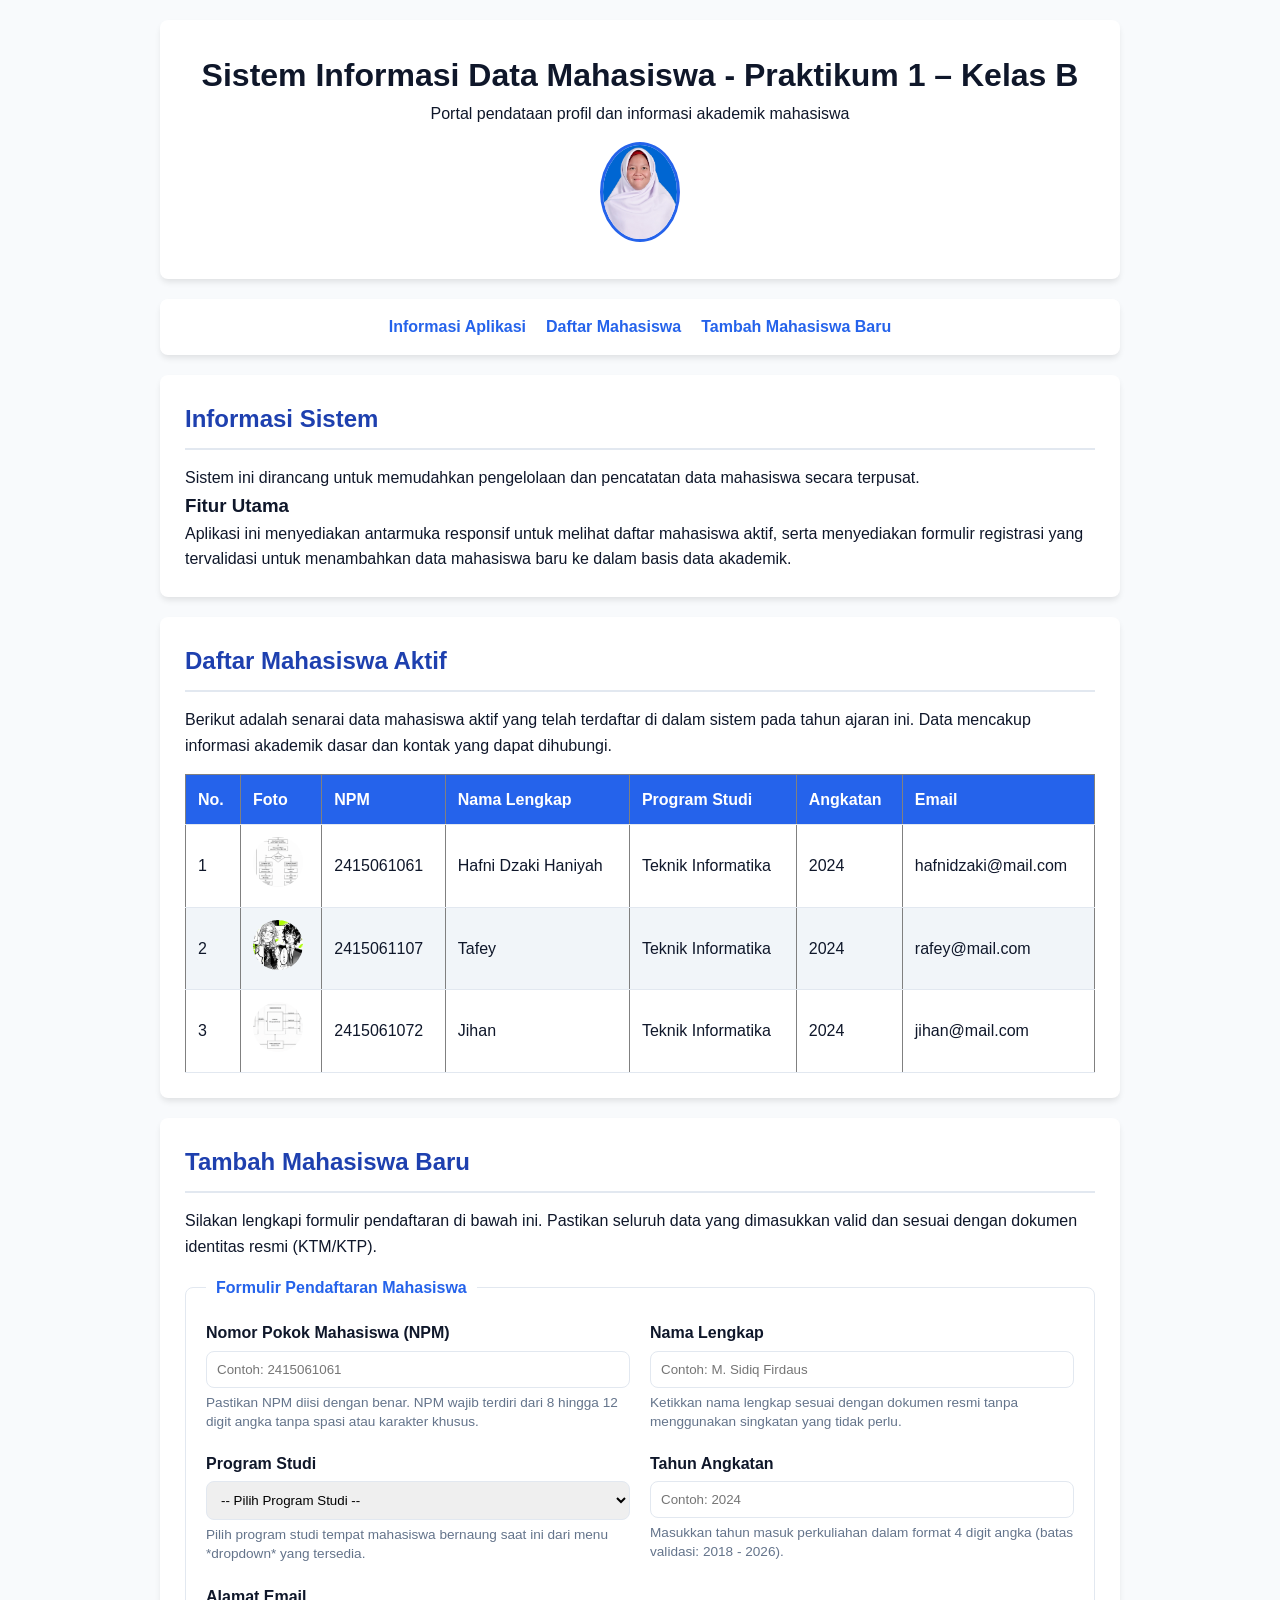
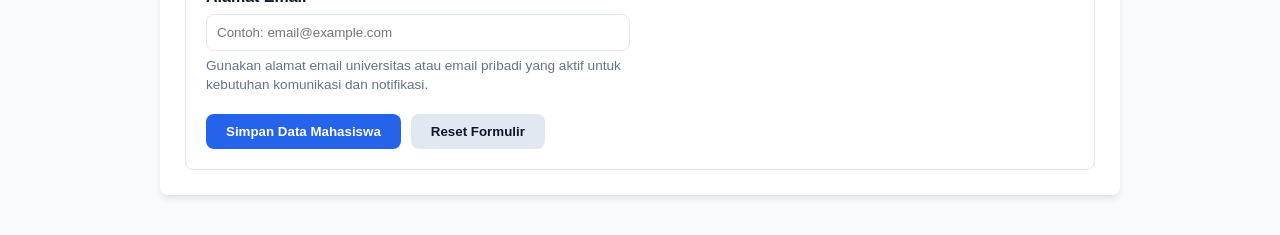
<file: index.html>
<!DOCTYPE html>
<html lang="id">
<head>
    <meta charset="UTF-8">
    <meta name="viewport" content="width=device-width, initial-scale=1.0">
    <title>Data Mahasiswa</title>
    <link rel="stylesheet" href="style.css">
</head>
<body>
    <header>
        <h1>Sistem Informasi Data Mahasiswa - Praktikum 1 – Kelas B</h1>
        <p>Portal pendataan profil dan informasi akademik mahasiswa</p>
        <img src="hafni background biru.jpg" alt="Foto Profil Hafni" width="80" height="100">
    </header>
    <hr>
    <nav>
        <ul>
            <li><a href="#informasi">Informasi Aplikasi</a></li>
            <li><a href="#daftar-mahasiswa">Daftar Mahasiswa</a></li>
            <li><a href="#form-tambah">Tambah Mahasiswa Baru</a></li>
        </ul>
    </nav>
    <hr>

    <main>
        <section id="informasi">
            <h2>Informasi Sistem</h2>
            <p>Sistem ini dirancang untuk memudahkan pengelolaan dan pencatatan data mahasiswa secara terpusat.</p>
            <article>
                <h3>Fitur Utama</h3>
                <p>Aplikasi ini menyediakan antarmuka responsif untuk melihat daftar mahasiswa aktif, serta menyediakan formulir registrasi yang tervalidasi untuk menambahkan data mahasiswa baru ke dalam basis data akademik.</p>
            </article>
        </section>
        <hr>

        <section id="daftar-mahasiswa">
            <h2>Daftar Mahasiswa Aktif</h2>
            <p>Berikut adalah senarai data mahasiswa aktif yang telah terdaftar di dalam sistem pada tahun ajaran ini. Data mencakup informasi akademik dasar dan kontak yang dapat dihubungi.</p>
            <table border="1" cellpadding="8" cellspacing="0">
                <thead>
                    <tr>
                        <th>No.</th>
                        <th>Foto</th>
                        <th>NPM</th>
                        <th>Nama Lengkap</th>
                        <th>Program Studi</th>
                        <th>Angkatan</th>
                        <th>Email</th>
                    </tr>
                </thead>
                <tbody>
                    <tr>
                        <td>1</td>
                        <td><img src="flowchart.png" alt="Foto Hafni" width="50" height="50"></td>
                        <td>2415061061</td>
                        <td>Hafni Dzaki Haniyah</td>
                        <td>Teknik Informatika</td>
                        <td>2024</td>
                        <td>hafnidzaki@mail.com</td>
                    </tr>
                    <tr>
                        <td>2</td>
                        <td><img src="green yuri.jpg" alt="Foto Tafey" width="50" height="50"></td>
                        <td>2415061107</td>
                        <td>Tafey</td>
                        <td>Teknik Informatika</td>
                        <td>2024</td>
                        <td>rafey@mail.com</td>
                    </tr>
                    <tr>
                        <td>3</td>
                        <td><img src="block diagram.png" alt="Foto Jihan" width="50" height="50"></td>
                        <td>2415061072</td>
                        <td>Jihan</td>
                        <td>Teknik Informatika</td>
                        <td>2024</td>
                        <td>jihan@mail.com</td>
                    </tr>
                </tbody>
            </table>
        </section>
        <hr>

        <section id="form-tambah">
            <h2>Tambah Mahasiswa Baru</h2>
            <p>Silakan lengkapi formulir pendaftaran di bawah ini. Pastikan seluruh data yang dimasukkan valid dan sesuai dengan dokumen identitas resmi (KTM/KTP).</p>
            <form action="#" method="post">
                <fieldset>
                    <legend>Formulir Pendaftaran Mahasiswa</legend>
                    <p>
                        <label for="npm">Nomor Pokok Mahasiswa (NPM)</label>
                        <br>
                        <input type="text" name="npm" id="npm" placeholder="Contoh: 2415061061" required pattern="[0-9]{8,12}" title="NPM harus berupa angka 8-12 digit">
                        <br>
                        <small>Pastikan NPM diisi dengan benar. NPM wajib terdiri dari 8 hingga 12 digit angka tanpa spasi atau karakter khusus.</small>
                    </p>
                    <p>
                        <label for="nama">Nama Lengkap</label>
                        <br>
                        <input type="text" name="nama" id="nama" placeholder="Contoh: M. Sidiq Firdaus" required minlength="3" maxlength="100">
                        <br>
                        <small>Ketikkan nama lengkap sesuai dengan dokumen resmi tanpa menggunakan singkatan yang tidak perlu.</small>
                    </p>
                    <p>
                        <label for="program_studi">Program Studi</label>
                        <br>
                        <select name="program_studi" id="program_studi" required>
                            <option value="">-- Pilih Program Studi --</option>
                            <option value="Teknik Informatika">Teknik Informatika</option>
                        </select>
                        <br>
                        <small>Pilih program studi tempat mahasiswa bernaung saat ini dari menu *dropdown* yang tersedia.</small>
                    </p>
                    <p>
                        <label for="angkatan">Tahun Angkatan</label>
                        <br>
                        <input type="number" name="angkatan" id="angkatan" placeholder="Contoh: 2024" required min="2018" max="2026">
                        <br>
                        <small>Masukkan tahun masuk perkuliahan dalam format 4 digit angka (batas validasi: 2018 - 2026).</small>
                    </p>
                    <p>
                        <label for="email">Alamat Email</label>
                        <br>
                        <input type="email" name="email" id="email" placeholder="Contoh: email@example.com" required>
                        <br>
                        <small>Gunakan alamat email universitas atau email pribadi yang aktif untuk kebutuhan komunikasi dan notifikasi.</small>
                    </p>
                    <p>
                        <button type="submit">Simpan Data Mahasiswa</button>
                        <button type="reset">Reset Formulir</button>
                    </p>
                </fieldset>
            </form>
        </section>
    </main>
</body>
</html>
</file>
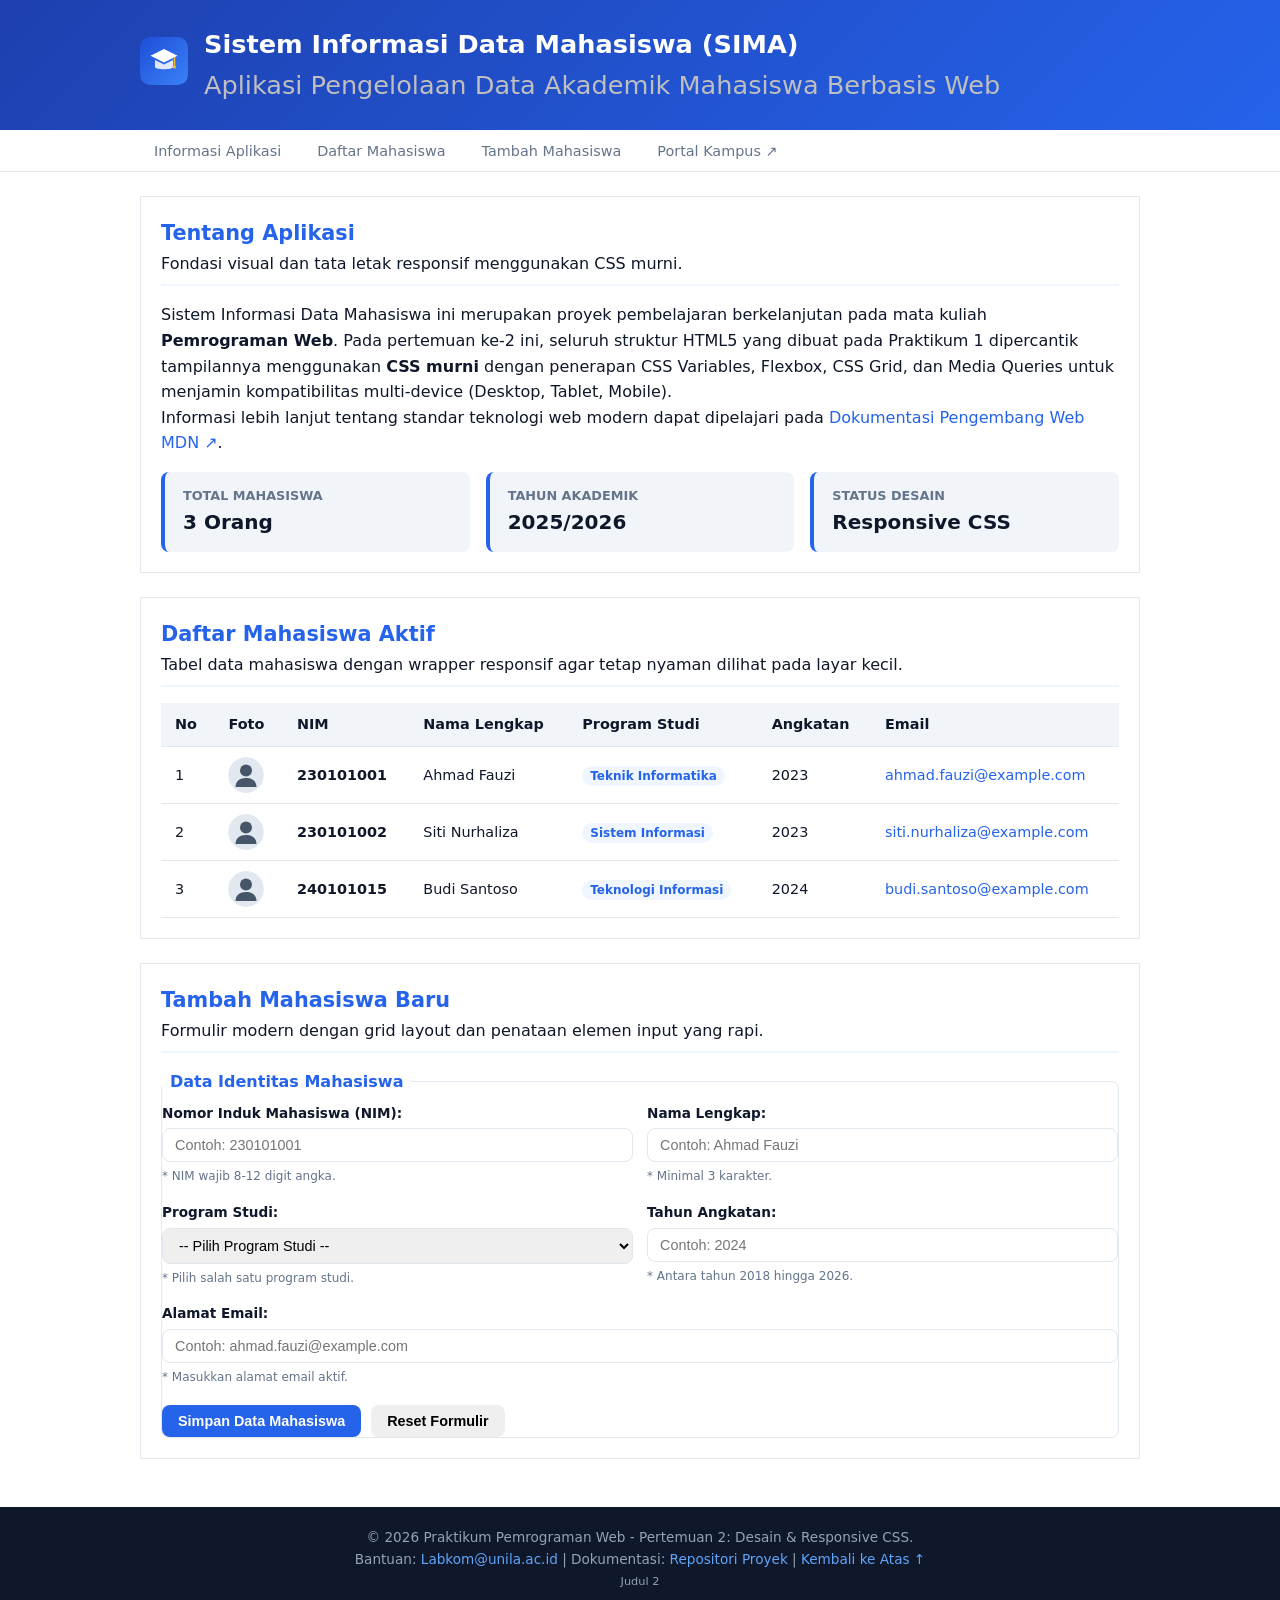
<file: 02/index.html>
<!DOCTYPE html>
<html lang="id">
<head>
    <meta charset="UTF-8">
    <meta name="viewport" content="width=device-width, initial-scale=1.0">
    <title>Sistem Informasi Data Mahasiswa - Praktikum 2</title>
    <!-- Hubungkan dengan stylesheet CSS murni (tanpa framework) -->
     <link rel="stylesheet" href="style.css">
</head>
<body id="top">

    <!-- 1. Header Aplikasi -->
    <header class="site-header">
        <div class="container header-brand">
            <a href="index.html" class="brand-logo" title="Beranda SIMA">
                <img src="img/logo-sima.svg" alt="Logo Resmi SIMA Kampus" width="48" height="48">
            </a>
            <div>
                <h1>Sistem Informasi Data Mahasiswa (SIMA)</h1>
                <p>Aplikasi Pengelolaan Data Akademik Mahasiswa Berbasis Web</p>
            </div>
        </div>
    </header>

    <!-- 2. Navigation Bar Sticky -->
    <nav class="site-nav">
        <div class="container">
            <ul>
                <li><a href="#informasi">Informasi Aplikasi</a></li>
                <li><a href="#daftar-mahasiswa">Daftar Mahasiswa</a></li>
                <li><a href="#form-tambah">Tambah Mahasiswa</a></li>
                <li><a href="https://kampus.ac.id" target="_blank" rel="noopener noreferrer">Portal Kampus &UpperRightArrow;</a></li>
            </ul>
        </div>
    </nav>

    <!-- Konten Utama Halaman -->
    <main>
        <div class="container">

            <!-- 3. Section Informasi Aplikasi -->
            <section id="informasi" class="content-section">
                <div class="section-header">
                    <h2>Tentang Aplikasi</h2>
                    <p>Fondasi visual dan tata letak responsif menggunakan CSS murni.</p>
                </div>
                <div class="section-body">
                    <p>
                        Sistem Informasi Data Mahasiswa ini merupakan proyek pembelajaran berkelanjutan 
                        pada mata kuliah <strong>Pemrograman Web</strong>. Pada pertemuan ke-2 ini, seluruh 
                        struktur HTML5 yang dibuat pada Praktikum 1 dipercantik tampilannya menggunakan 
                        <strong>CSS murni</strong> dengan penerapan CSS Variables, Flexbox, CSS Grid, dan 
                        Media Queries untuk menjamin kompatibilitas multi-device (Desktop, Tablet, Mobile).
                    </p>
                    <p>
                        Informasi lebih lanjut tentang standar teknologi web modern dapat dipelajari pada 
                        <a href="https://developer.mozilla.org/id/" target="_blank" rel="noopener noreferrer" class="link-email">Dokumentasi Pengembang Web MDN &UpperRightArrow;</a>.
                    </p>
                </div>

                <!-- Grid Kartu Informasi Sistem -->
                <div class="info-grid">
                    <article class="info-card">
                        <h3>Total Mahasiswa</h3>
                        <p>3 Orang</p>
                    </article>
                    <article class="info-card">
                        <h3>Tahun Akademik</h3>
                        <p>2025/2026</p>
                    </article>
                    <article class="info-card">
                        <h3>Status Desain</h3>
                        <p>Responsive CSS</p>
                    </article>
                </div>
            </section>

            <!-- 4. Section Daftar Mahasiswa & 5. Tabel Data Mahasiswa -->
            <section id="daftar-mahasiswa" class="content-section">
                <div class="section-header">
                    <h2>Daftar Mahasiswa Aktif</h2>
                    <p>Tabel data mahasiswa dengan wrapper responsif agar tetap nyaman dilihat pada layar kecil.</p>
                </div>

                <!-- Wrapper overflow responsif untuk tabel -->
                <div class="table-responsive">
                    <table class="data-table">
                        <thead>
                            <tr>
                                <th>No</th>
                                <th>Foto</th>
                                <th>NIM</th>
                                <th>Nama Lengkap</th>
                                <th>Program Studi</th>
                                <th>Angkatan</th>
                                <th>Email</th>
                            </tr>
                        </thead>
                        <tbody>
                            <tr>
                                <td>1</td>
                                <td>
                                    <img src="img/avatar-default.svg" alt="Foto Ahmad Fauzi" class="avatar-img" width="36" height="36">
                                </td>
                                <td><strong>230101001</strong></td>
                                <td>Ahmad Fauzi</td>
                                <td><span class="badge">Teknik Informatika</span></td>
                                <td>2023</td>
                                <td><a href="mailto:ahmad.fauzi@example.com" class="link-email">ahmad.fauzi@example.com</a></td>
                            </tr>
                            <tr>
                                <td>2</td>
                                <td>
                                    <img src="img/avatar-default.svg" alt="Foto Siti Nurhaliza" class="avatar-img" width="36" height="36">
                                </td>
                                <td><strong>230101002</strong></td>
                                <td>Siti Nurhaliza</td>
                                <td><span class="badge">Sistem Informasi</span></td>
                                <td>2023</td>
                                <td><a href="mailto:siti.nurhaliza@example.com" class="link-email">siti.nurhaliza@example.com</a></td>
                            </tr>
                            <tr>
                                <td>3</td>
                                <td>
                                    <img src="img/avatar-default.svg" alt="Foto Budi Santoso" class="avatar-img" width="36" height="36">
                                </td>
                                <td><strong>240101015</strong></td>
                                <td>Budi Santoso</td>
                                <td><span class="badge">Teknologi Informasi</span></td>
                                <td>2024</td>
                                <td><a href="mailto:budi.santoso@example.com" class="link-email">budi.santoso@example.com</a></td>
                            </tr>
                        </tbody>
                    </table>
                </div>
            </section>

            <!-- 6. Section Form Tambah Mahasiswa -->
            <section id="form-tambah" class="content-section">
                <div class="section-header">
                    <h2>Tambah Mahasiswa Baru</h2>
                    <p>Formulir modern dengan grid layout dan penataan elemen input yang rapi.</p>
                </div>

                <form action="#" method="post" class="app-form">
                    <fieldset>
                        <legend>Data Identitas Mahasiswa</legend>

                        <div class="form-grid">
                            <div class="form-group">
                                <label for="nim" class="form-label">Nomor Induk Mahasiswa (NIM):</label>
                                <input 
                                    type="text" 
                                    id="nim" 
                                    name="nim" 
                                    class="form-input" 
                                    placeholder="Contoh: 230101001" 
                                    required 
                                    pattern="[0-9]{8,12}" 
                                    title="NIM harus berupa angka 8-12 digit">
                                <span class="form-help">* NIM wajib 8-12 digit angka.</span>
                            </div>

                            <div class="form-group">
                                <label for="nama" class="form-label">Nama Lengkap:</label>
                                <input 
                                    type="text" 
                                    id="nama" 
                                    name="nama" 
                                    class="form-input" 
                                    placeholder="Contoh: Ahmad Fauzi" 
                                    required 
                                    minlength="3" 
                                    maxlength="100">
                                <span class="form-help">* Minimal 3 karakter.</span>
                            </div>

                            <div class="form-group">
                                <label for="program_studi" class="form-label">Program Studi:</label>
                                <select id="program_studi" name="program_studi" class="form-select" required>
                                    <option value="">-- Pilih Program Studi --</option>
                                    <option value="Teknik Informatika">Teknik Informatika</option>
                                    <option value="Sistem Informasi">Sistem Informasi</option>
                                    <option value="Teknologi Informasi">Teknologi Informasi</option>
                                    <option value="Rekayasa Perangkat Lunak">Rekayasa Perangkat Lunak</option>
                                </select>
                                <span class="form-help">* Pilih salah satu program studi.</span>
                            </div>

                            <div class="form-group">
                                <label for="angkatan" class="form-label">Tahun Angkatan:</label>
                                <input 
                                    type="number" 
                                    id="angkatan" 
                                    name="angkatan" 
                                    class="form-input" 
                                    placeholder="Contoh: 2024" 
                                    required 
                                    min="2018" 
                                    max="2026">
                                <span class="form-help">* Antara tahun 2018 hingga 2026.</span>
                            </div>

                            <div class="form-group full-width">
                                <label for="email" class="form-label">Alamat Email:</label>
                                <input 
                                    type="email" 
                                    id="email" 
                                    name="email" 
                                    class="form-input" 
                                    placeholder="Contoh: ahmad.fauzi@example.com" 
                                    required>
                                <span class="form-help">* Masukkan alamat email aktif.</span>
                            </div>
                        </div>

                        <div class="form-actions">
                            <button type="submit" class="btn btn-primary">Simpan Data Mahasiswa</button>
                            <button type="reset" class="btn btn-secondary">Reset Formulir</button>
                        </div>
                    </fieldset>
                </form>
            </section>

        </div>
    </main>

    <!-- 7. Footer -->
    <footer class="site-footer">
        <div class="container">
            <p>&copy; 2026 Praktikum Pemrograman Web - Pertemuan 2: Desain & Responsive CSS.</p>
            <p>
                Bantuan: <a href="mailto:kelas@B">Labkom@unila.ac.id</a> | 
                Dokumentasi: <a href="https://github.com" target="_blank" rel="noopener noreferrer">Repositori Proyek</a> | 
                <a href="#top">Kembali ke Atas &uarr;</a>
            </p>
            <p><small>Judul 2</small></p>
        </div>
    </footer>

</body>
</html>
</file>
<file: style.css>
/* Reset & Variabel Warna (Sesuai Materi Modul) */
:root {
    --color-primary: #2563eb;
    --color-primary-dark: #1e40af;
    --color-bg: #f8fafc;
    --color-surface: #ffffff;
    --color-text: #0f172a;
    --color-text-muted: #64748b;
    --color-border: #e2e8f0;
    --radius: 8px;
    --font-main: -apple-system, BlinkMacSystemFont, 'Segoe UI', Roboto, sans-serif;
}

/* Universal Box Reset: Agar padding & border tidak merusak lebar elemen */
*, *::before, *::after {
    box-sizing: border-box;
    margin: 0;
    padding: 0;
}

body {
    font-family: var(--font-main);
    background-color: var(--color-bg);
    color: var(--color-text);
    line-height: 1.6;
    padding: 20px;
    max-width: 1000px;
    margin: 0 auto; /* Memposisikan konten di tengah layar */
}

/* =========================================
   1. HEADER & AVATAR
   ========================================= */
header {
    text-align: center;
    background-color: var(--color-surface);
    padding: 30px;
    border-radius: var(--radius);
    box-shadow: 0 4px 6px -1px rgba(0,0,0,0.1);
    margin-bottom: 20px;
}

header img {
    border-radius: 50%; /* Membuat foto profil bulat sempurna */
    object-fit: cover; /* Mencegah gambar gepeng */
    border: 3px solid var(--color-primary);
    margin-top: 15px;
}

/* Menyembunyikan garis hr bawaan HTML karena kita pakai efek kotak/card */
hr {
    display: none; 
}

/* =========================================
   2. NAVIGASI (Menggunakan Flexbox)
   ========================================= */
nav {
    position: sticky; /* Menu menempel di atas saat discroll */
    top: 0;
    background-color: var(--color-surface);
    padding: 15px;
    border-radius: var(--radius);
    box-shadow: 0 4px 6px -1px rgba(0,0,0,0.1);
    margin-bottom: 20px;
    z-index: 100; /* Agar menu selalu di atas saat menimpa elemen lain */
}

nav ul {
    display: flex; /* Flexbox aktif */
    justify-content: center; /* Menu di tengah */
    gap: 20px; /* Jarak antar menu */
    list-style: none;
}

nav a {
    text-decoration: none;
    color: var(--color-primary);
    font-weight: bold;
    transition: color 0.2s ease; /* Animasi pergantian warna halus */
}

nav a:hover {
    color: var(--color-primary-dark); /* Warna saat kursor menyentuh menu */
}

/* =========================================
   3. KOTAK KONTEN (Cards)
   ========================================= */
section {
    background-color: var(--color-surface);
    padding: 25px;
    border-radius: var(--radius);
    margin-bottom: 20px;
    box-shadow: 0 4px 6px -1px rgba(0,0,0,0.1);
}

h2 {
    color: var(--color-primary-dark);
    border-bottom: 2px solid var(--color-border);
    padding-bottom: 10px;
    margin-bottom: 15px;
}

/* =========================================
   4. TABEL DATA MAHASISWA
   ========================================= */
/* Bikin tabel responsif (bisa digeser kanan-kiri di HP) tanpa ubah HTML */
section#daftar-mahasiswa {
    overflow-x: auto; 
}

table {
    width: 100%;
    border-collapse: collapse; /* Menyatukan garis ganda */
    margin-top: 15px;
}

th, td {
    padding: 12px;
    text-align: left;
    border-bottom: 1px solid var(--color-border);
}

th {
    background-color: var(--color-primary);
    color: white;
}

/* Warna selang-seling baris genap (Zebra striping) */
tbody tr:nth-child(even) {
    background-color: #f1f5f9;
}

/* Efek saat mouse melayang di atas baris tabel */
tbody tr:hover {
    background-color: #e2e8f0;
}

td img {
    border-radius: 50%;
    object-fit: cover;
}

/* =========================================
   5. FORMULIR (Menggunakan CSS Grid)
   ========================================= */
fieldset {
    border: 1px solid var(--color-border);
    padding: 20px;
    border-radius: var(--radius);
    margin-top: 15px;
    
    /* Penerapan Grid 2 Kolom untuk tampilan laptop */
    display: grid;
    grid-template-columns: 1fr 1fr;
    gap: 20px;
}

legend {
    font-weight: bold;
    color: var(--color-primary);
    padding: 0 10px;
}

/* Menyembunyikan tag <br> bawaan karena tata letak sudah diatur pakai CSS */
fieldset br {
    display: none;
}

/* Area tombol di setel agar mengambil lebar penuh (membentang di 2 kolom) */
form p:last-child {
    grid-column: 1 / -1;
    display: flex;
    gap: 10px;
}

label {
    font-weight: bold;
    display: block;
    margin-bottom: 5px;
    color: var(--color-text);
}

input, select {
    width: 100%;
    padding: 10px;
    border: 1px solid var(--color-border);
    border-radius: var(--radius);
    font-family: var(--font-main);
    transition: all 0.2s ease;
}

/* Indikator cincin biru saat kolom diklik/mengetik (Fokus) */
input:focus, select:focus {
    outline: none;
    border-color: var(--color-primary);
    box-shadow: 0 0 0 3px rgba(37, 99, 235, 0.15);
}

small {
    display: block;
    color: var(--color-text-muted);
    margin-top: 5px;
    font-size: 0.85em;
    line-height: 1.4;
}

button {
    padding: 10px 20px;
    border: none;
    border-radius: var(--radius);
    font-weight: bold;
    cursor: pointer;
    transition: all 0.2s ease;
}

button[type="submit"] {
    background-color: var(--color-primary);
    color: white;
}

button[type="submit"]:hover {
    background-color: var(--color-primary-dark);
    transform: translateY(-2px); /* Efek tombol agak naik saat disorot */
}

button[type="reset"] {
    background-color: var(--color-border);
    color: var(--color-text);
}

button[type="reset"]:hover {
    background-color: var(--color-text-muted);
    color: white;
}

/* =========================================
   6. RESPONSIVE WEB DESIGN (Media Queries)
   ========================================= */

/* Penyesuaian untuk Tablet */
@media (max-width: 768px) {
    fieldset {
        grid-template-columns: 1fr; /* Form yang tadinya 2 kolom, jadi 1 kolom turun ke bawah */
    }
}

/* Penyesuaian untuk Layar HP / Ponsel */
@media (max-width: 480px) {
    nav ul {
        flex-direction: column; /* Menu navigasi memanjang ke bawah */
        align-items: center;
        gap: 15px;
    }
    
    form p:last-child {
        flex-direction: column; /* Tombol Simpan & Reset jadi atas-bawah */
    }
    
    button {
        width: 100%; /* Tombol melebar penuh supaya gampang dipencet di HP */
    }
}
</file>
<file: 02/style.css>
/* 1. Reset Global & CSS Variables */
*, *::before, *::after {
    box-sizing: border-box;
    margin: 0;
    padding: 0;
}

:root {
    --primary: #2563eb;
    --primary-dark: #1e40af;
    --primary-light: #eff6ff;
    --text-main: #0f172a;
    --text-muted: #64748b;
    --bg-body: #f8fafc;
    --bg-white: #ffffff;
    --border: #e2e8f0;
    --radius: 8px;
}

body{
    font-family: system-ui, -apple-system, BlinkMacSystemFont, 'Segoe UI', Roboto, Oxygen, Ubuntu, Cantarell, 'Open Sans', 'Helvetica Neue', sans-serif;
    color: var(--text-main);
    line-height: 1.6;
}

.container {
    width: 90%;
    max-width: 1000px;
    margin: 0 auto;
}
/* 2. Header & Navigasi (Flexbox Layout) */

.site-header {
    background: linear-gradient(135deg, #1e40af, #2563eb);
    color: #ffffff;
    padding: 24px 0;
}

.header-brand {
    display: flex;
    align-items: center;
    gap: 16px;
}

.bran-logo img {
    display: block;
    border-radius: var(--radius);
}

.site-header h1 {
    font-size: 1.6rem;
}

.site-header p {
    color: #bfbfbf;
    font-size: 1.6rem;
}

.site-nav {
    background-color:var(--bg-white);
    border-bottom: 1px solid var(--border);
    position: sticky;
    top: 0;
    z-index: 100;
}

.site-nav ul{
    list-style: none;
    display: flex;
    flex-wrap: wrap;
    gap: 8px;
    padding: 8px 0;
}

.site-nav a{
    text-decoration: none;
    color: var(--text-muted);
    font-weight: 500;
    font-size: 0.9rem;
    padding: 6px 14px;
    border-radius: var(--radius);
}

.site-nav a:hover {
    color: var(--primary);
    background-color: var(--primary-light);
}
/* 3. Section & Kartu Informasi */
main{
    padding: 24px 0;
}

.content-section {
    background: var(--bg-white);
    border: 1px solid var(--border);
    padding: 20px;
    margin-bottom: 24px;
}

.section-header {
    margin-bottom: 16px;
    padding-bottom: 8px;
    border-bottom: 2px solid var(--primary-light);
}

.section-header h2 {
    font-size: 1.3rem;
    color: var(--primary);
}

.info-grid {
    display: flex;
    gap: 16px;
    margin-top: 16px;
}

.info-card {
    flex: 1;
    background: #f1f5f9;
    border-left: 4px solid var(--primary);
    padding: 14px 18px;
    border-radius: var(--radius);
}

.info-card h3 {
    font-size: 0.8rem;
    color: var(--text-muted);
    text-transform: uppercase;
}

.info-card p {
    font-size: 1.25rem;
    font-weight: 700;
}

/* 4. Penataan Tabel Data & Media */
.table-responsive {
    overflow-x: auto;
    margin-top: 12px;
}

.data-table {
    width: 100%;
    border-collapse: collapse;
    font-size: 0.9rem;
}

.data-table th, .data-table td {
    padding: 10px 14px;
    border-bottom: 1px solid var(--border);
    text-align: left;
    vertical-align: middle;
}

.data-table thead {
    background-color: #f1f5f9;
}

.data-tabletbody tr:hover {
    background-color: #f8fafc;
}

.avatar-img {
    width: 36px;
    height: 36px;
    border-radius: 50%;
    object-fit: cover;
    display: block;
}

.badge {
    background-color: var(--primary-light);
    color: var(--primary);
    padding: 3px 8px;
    border-radius: 12px;
    font-size: 0.75rem;
    font-weight: 600;
}

.link-email {
    color: var(--primary);
    text-decoration: none;
}

.link-email:hover {
    text-decoration: underline;
}
/* 5. Formulir & Tombol */

.app-form fieldset {
    border: 1px solid var(--border);
    border-radius: var(--radius);
}

.app-form legend {
    font-weight: 600;
    padding: 0 8px;
    color: var(--primary);
}

.form-grid {
    display: grid;
    grid-template-columns: 1fr 1fr;
    gap: 14px;
    margin-top: 8px;
}

.form-group.full-width {
    grid-column: 1 / -1;
}

.form-label {
    display: grid;
    font-size: 0.85rem;
    font-weight: 600;
    margin-bottom: 4px;
}

.form-input, .form-select {
    width: 100%;
    padding: 8px 12px;
    border: 1px solid var(--border);
    border-radius: var(--radius);
    font-size: 0.9rem;
    outline: none;
}

.form-input:focus, .form-select:focus {
    border-color: var(--primary);
    box-shadow: 0 0 0 2px rgba(37, 99, 235, 0.15);
}

.form-help {
    font-size: 0.75rem;
    color: var(--text-muted);
}

.form-actions {
    margin-top: 16px;
    display: flex;
    gap: 10px;
}

.btn {
    padding: 8px 16px;
    font-size: 0.9rem;
    font-weight: 600;
    border-radius: var(--radius);
    border: none;
    cursor: pointer;
    text-decoration: none;
}

.btn-primary {
    background-color: var(--primary);
    color: #ffffff;
}

.btn-primary:hover {
    background-color: var(--primary-dark);
}

.btn-seconday {
    background-color: #e2e8f0;
    color: var(--text-main);
}

.btn-danger {
    background-color: #ef4444;
    color: #ffffff;
}

.site-footer {
    background-color: #0f172a;
    color: #94a3b8;
    text-align: center;
    padding: 20px 0;
    font-size: 0.85rem;
    margin-top: auto;
}

.site-footer a{
    color: #60a5fa;
    text-decoration: none;
}

@media (max-width: 768px) {
    .header-brand{
        flex-direction: column;
        text-align: center;
    }

    .info-grid {
        flex-direction: column;
    }

    .form-grid {
        grid-template-columns: 1fr;
    }

    .site-nav ul {
        justify-content: center;
    }
}
</file>
